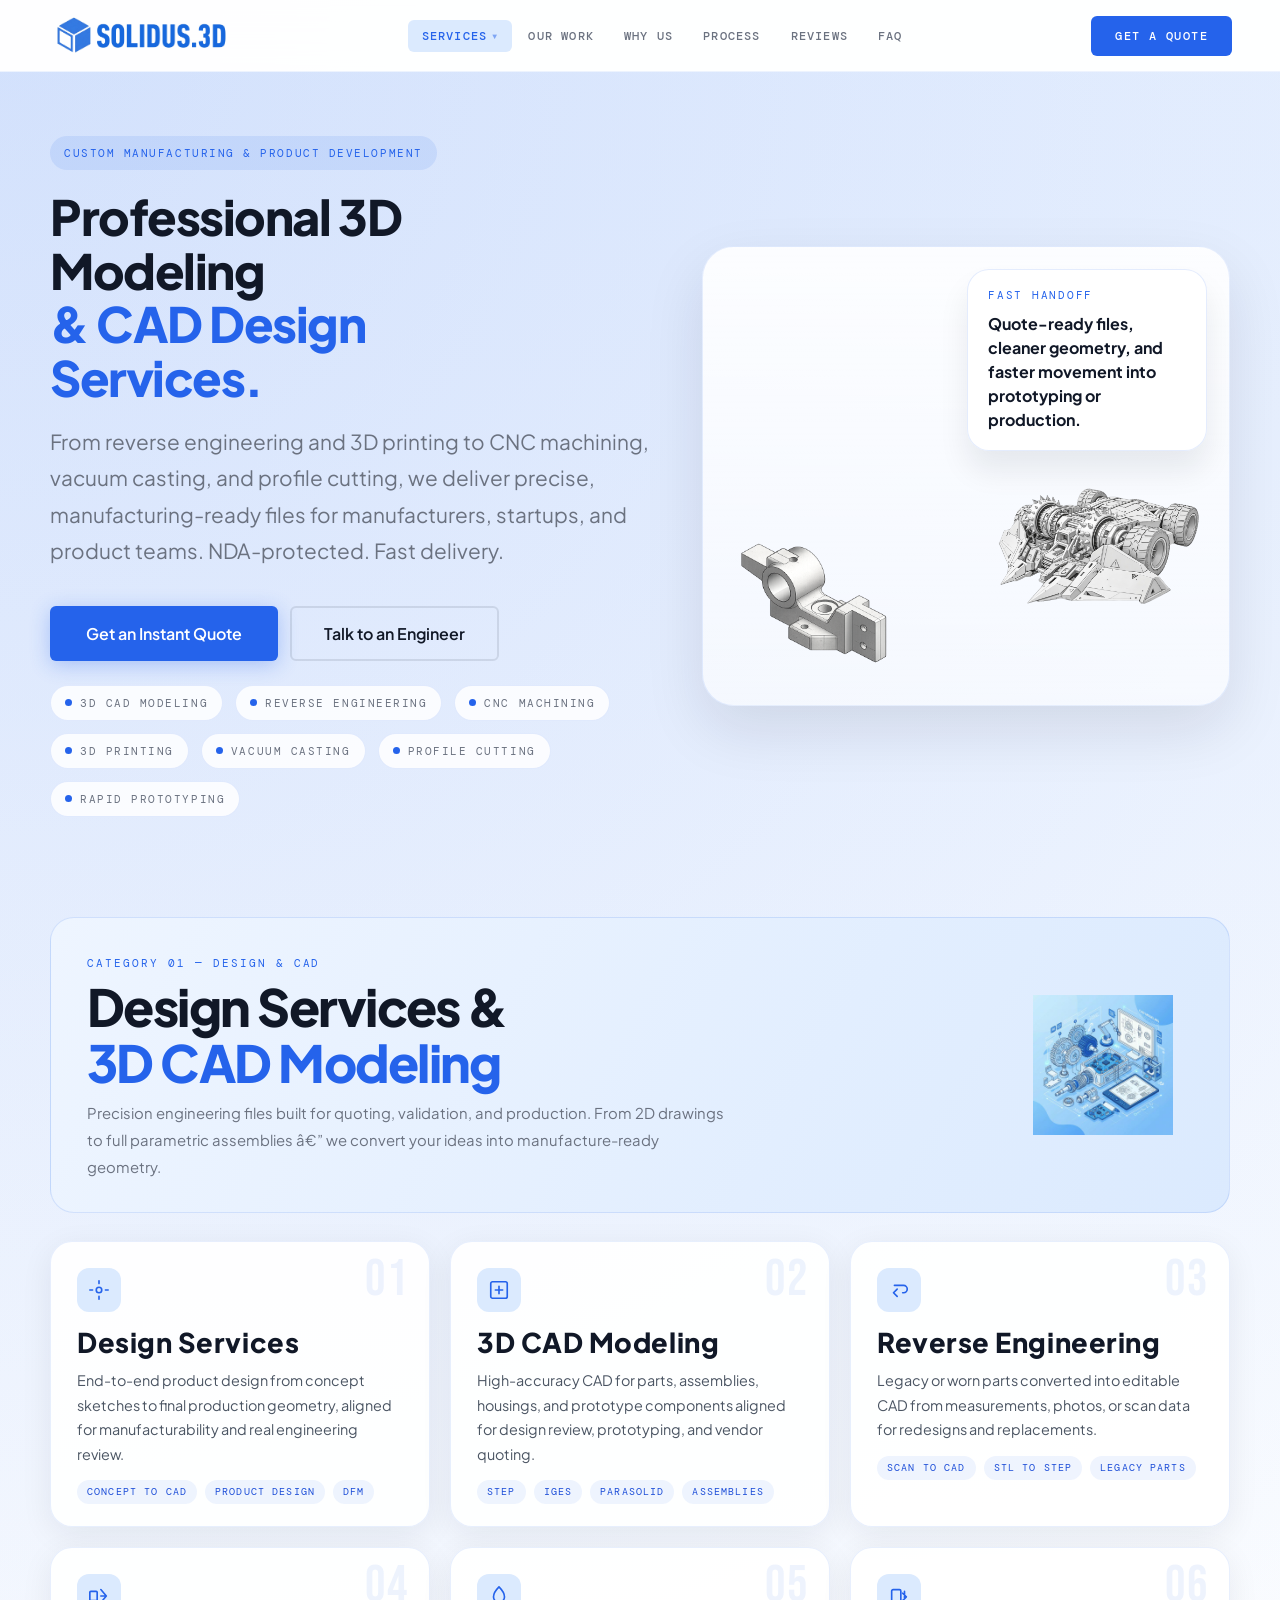
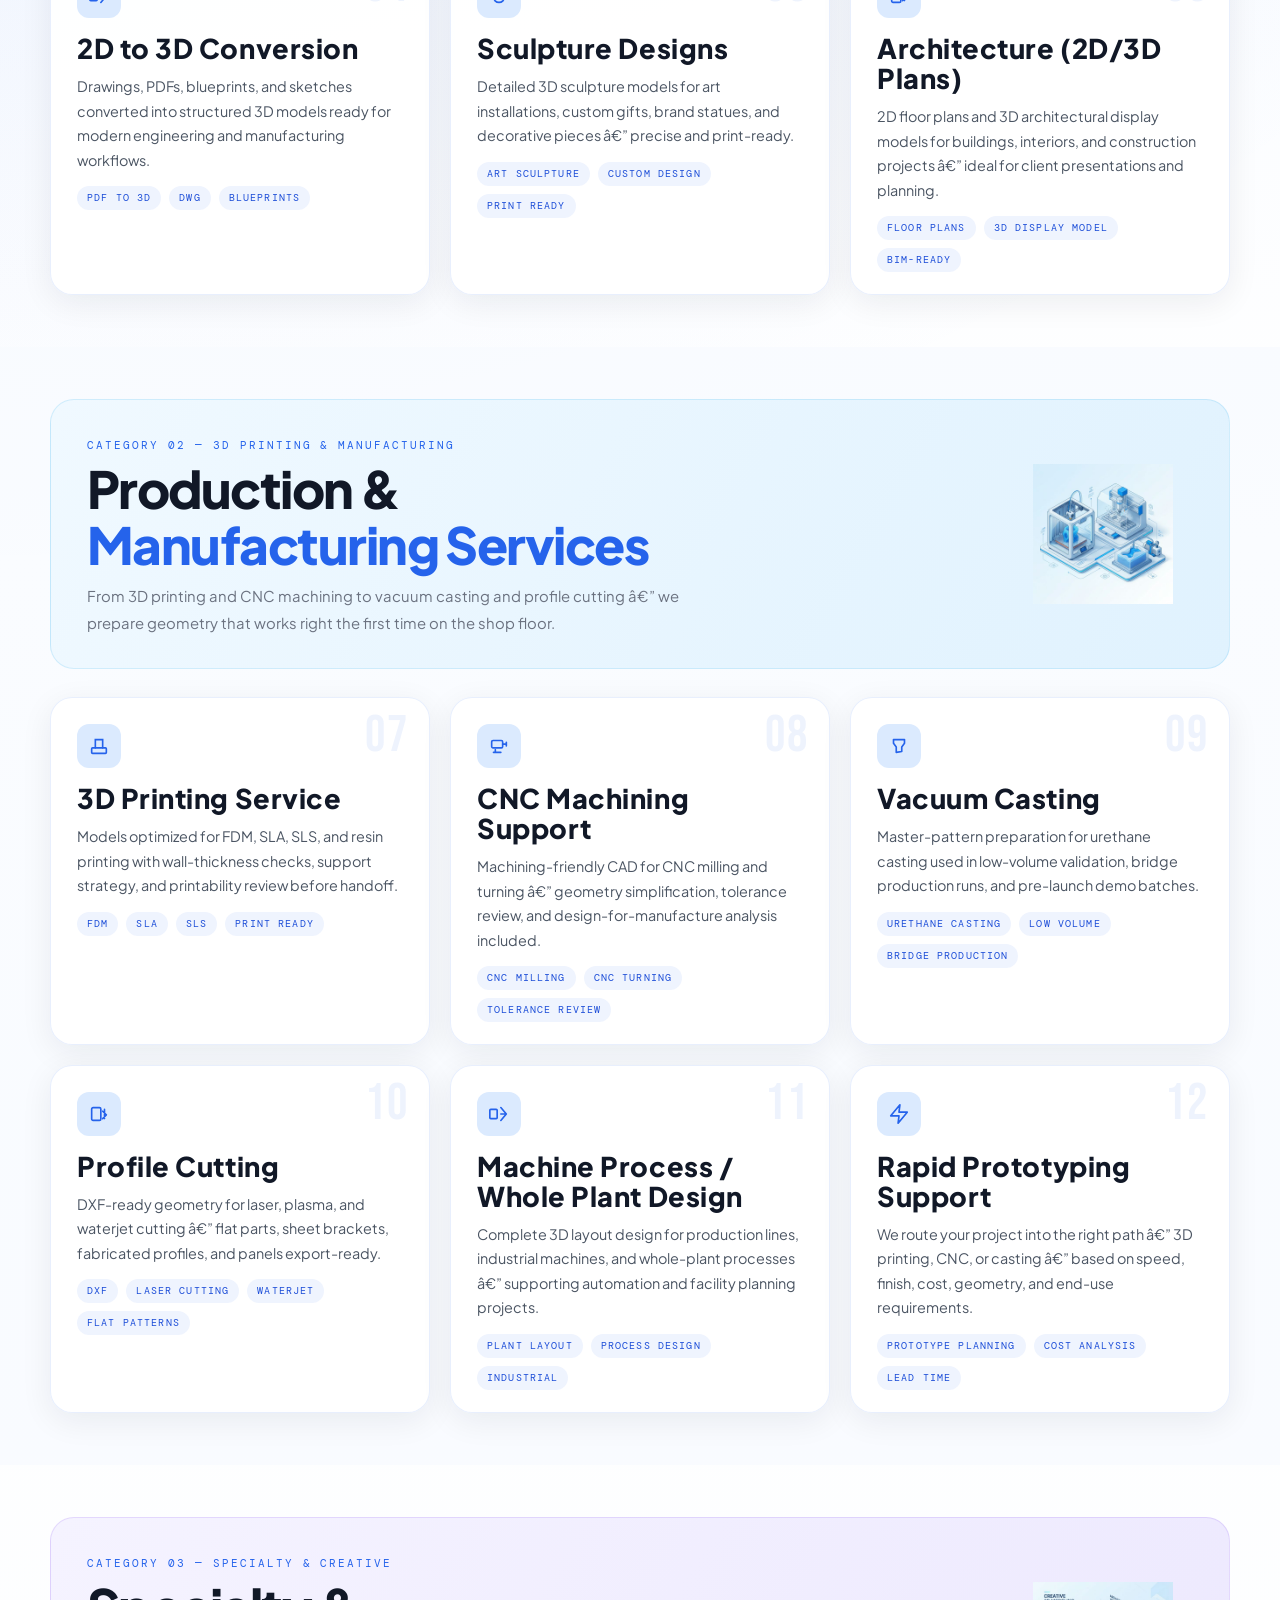
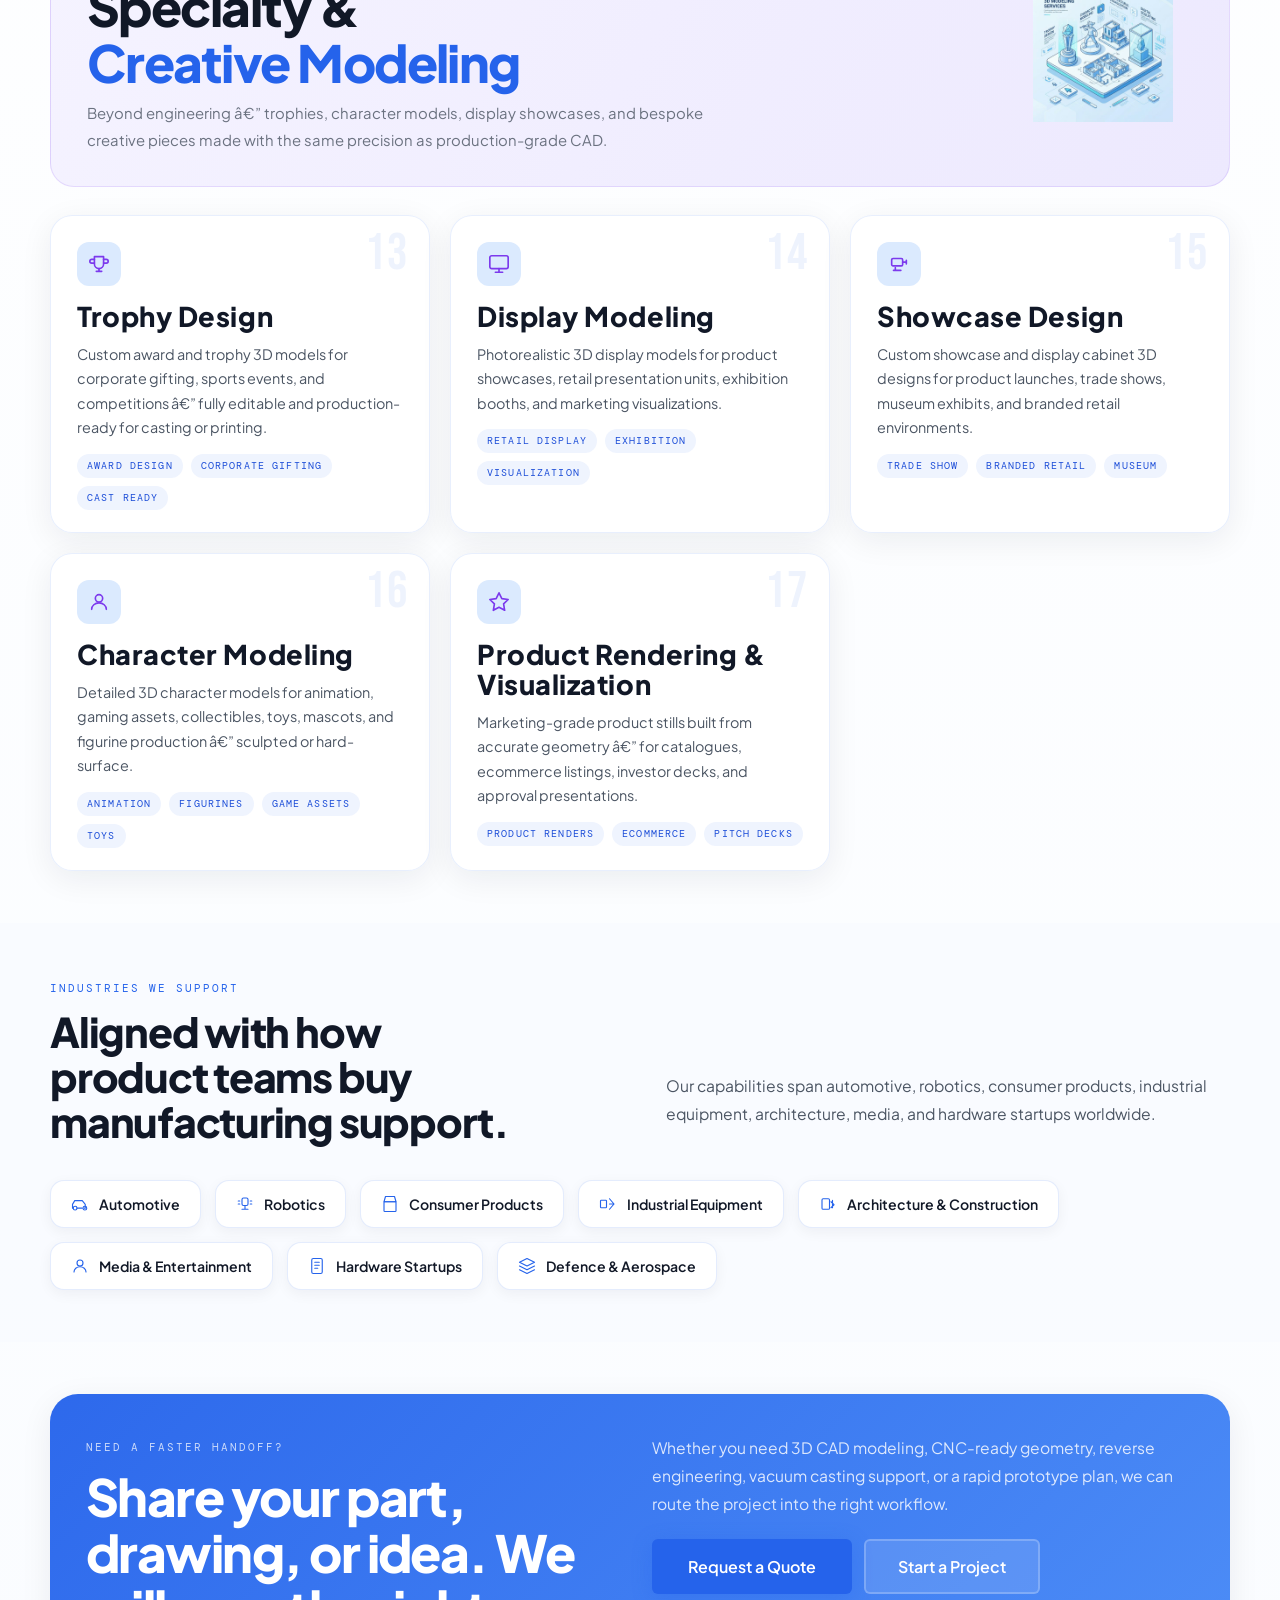
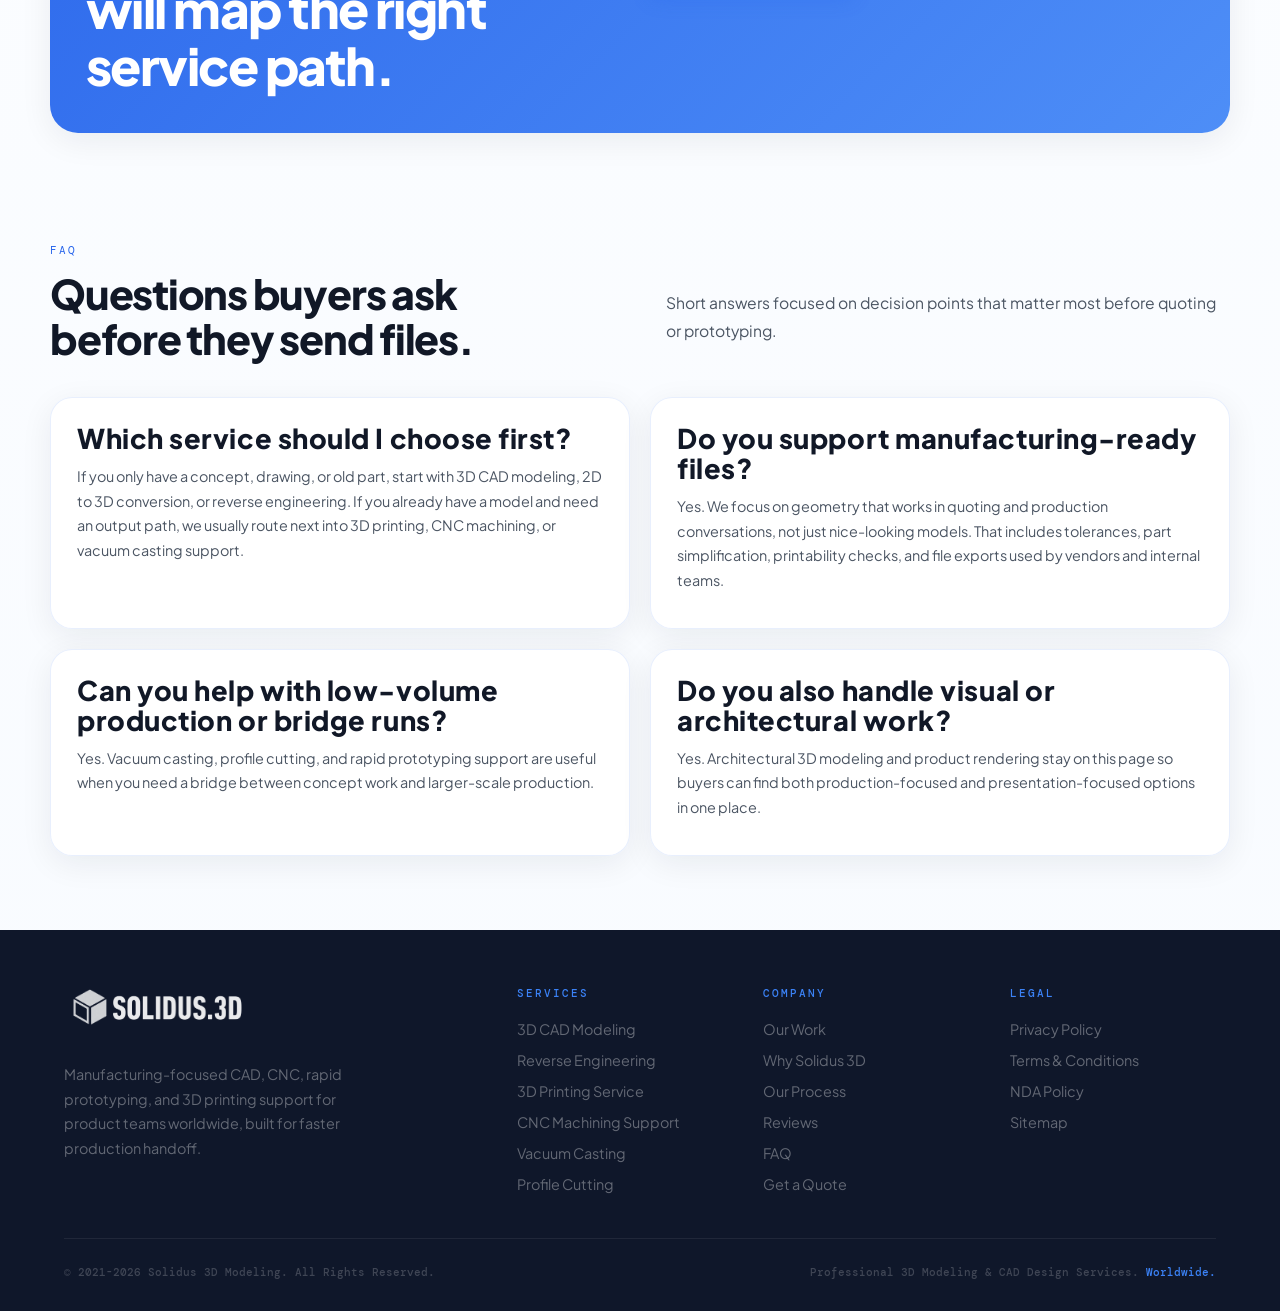
<file: services/index.html>
<!DOCTYPE html>
<html lang="en">
<head>
  <meta charset="UTF-8">
  <meta name="viewport" content="width=device-width,initial-scale=1.0">
  <meta http-equiv="X-UA-Compatible" content="IE=edge">
  <title>3D CAD Modeling, CNC Machining &amp; 3D Printing Services | Solidus.3D</title>
  <meta name="description" content="Solidus.3D offers 3D CAD modeling, reverse engineering, 2D to 3D conversion, 3D printing, CNC machining support, vacuum casting, profile cutting, and rapid prototyping services for product teams worldwide.">
  <meta name="keywords" content="3D CAD modeling services, CNC machining services, 3D printing services, reverse engineering, rapid prototyping, vacuum casting, profile cutting, sheet metal fabrication support">
  <meta name="robots" content="index,follow,max-image-preview:large">
  <link rel="canonical" href="https://solidus3dmodeling.com/services/">
  <link rel="preconnect" href="https://fonts.googleapis.com">
  <link rel="preconnect" href="https://fonts.gstatic.com" crossorigin>
  <link href="https://fonts.googleapis.com/css2?family=Bebas+Neue&family=Plus+Jakarta+Sans:wght@400;500;600;700;800&family=DM+Mono:wght@400;500&display=swap" rel="stylesheet">
  <script type="application/ld+json">
{"@context":"https://schema.org","@type":"ItemList","name":"Solidus.3D Services","itemListElement":[{"@type":"Service","position":1,"name":"3D CAD Modeling"},{"@type":"Service","position":2,"name":"Reverse Engineering"},{"@type":"Service","position":3,"name":"2D to 3D Conversion"},{"@type":"Service","position":4,"name":"3D Printing Service"},{"@type":"Service","position":5,"name":"CNC Machining Support"},{"@type":"Service","position":6,"name":"Vacuum Casting"},{"@type":"Service","position":7,"name":"Profile Cutting"},{"@type":"Service","position":8,"name":"Rapid Prototyping Support"}]}
  </script>
  <style>
    :root{
      --blue:#2563eb;
      --blue2:#3b82f6;
      --blue-dk:#1d4ed8;
      --blue-lt:#dbeafe;
      --ink:#111827;
      --body:#4b5563;
      --mid:#6b7280;
      --line:rgba(17,24,39,.1);
      --white:#fff;
      --panel:rgba(255,255,255,.9);
      --shadow:0 24px 60px rgba(15,23,42,.1);
      --dark:#0f172a;
      --paper:#ffffff;
      --D:'Bebas Neue',sans-serif;
      --B:'Plus Jakarta Sans',system-ui,sans-serif;
      --S:'Plus Jakarta Sans',system-ui,sans-serif;
      --M:'DM Mono',monospace;
      --radius:12px;
      --radius-sm:6px;
      --ease:cubic-bezier(.22,1,.36,1);
    }

    *{box-sizing:border-box}
    html{scroll-behavior:smooth}
    body{
      margin:0;
      padding-top:72px;
      font-family:var(--S);
      color:var(--body);
      background:
        radial-gradient(circle at top left,rgba(37,99,235,.14),transparent 35%),
        linear-gradient(180deg,#eef5ff 0%,#fff 35%,#f8fbff 100%);
    }
    img{max-width:100%;display:block}
    a{color:inherit}
    .wrap{width:min(1180px,calc(100% - 32px));margin:0 auto}

    .mob{
      position:fixed;
      top:72px;
      left:0;
      right:0;
      bottom:0;
      background:var(--white);
      z-index:750;
      display:flex;
      flex-direction:column;
      padding:40px 32px;
      gap:20px;
      transform:translateX(100%);
      transition:transform .35s ease;
    }
    .mob.open{transform:translateX(0)}
    .mob a{
      font-family:var(--D);
      font-size:2.2rem;
      letter-spacing:.04em;
      text-transform:uppercase;
      color:var(--ink);
      text-decoration:none;
    }
    .mob a:hover{color:var(--blue)}

    nav{
      position:fixed;
      top:0;
      left:0;
      right:0;
      z-index:800;
      display:flex;
      align-items:center;
      justify-content:space-between;
      gap:24px;
      padding:0 48px;
      height:72px;
      background:rgba(255,255,255,.97);
      backdrop-filter:blur(20px);
      border-bottom:1px solid rgba(37,99,235,.08);
      transition:box-shadow .3s,background .3s,border-color .3s;
    }
    nav.sc{
      box-shadow:0 4px 32px rgba(37,99,235,.25);
      background:var(--blue);
      border-color:rgba(37,99,235,.4);
    }
    .logo-link{
      text-decoration:none;
      display:flex;
      align-items:center;
      flex-shrink:0;
    }
    .logo-link img{
      display:block;
      height:44px;
      width:auto;
      }
    
    .nl{
      display:flex;
      gap:2px;
      list-style:none;
      margin:0;
      padding:0;
      align-items:center;
    }
    .nl > li{position:relative}
    .nl > li > a{
      font-family:var(--M);
      font-size:12px;
      letter-spacing:.1em;
      text-transform:uppercase;
      color:var(--mid);
      text-decoration:none;
      padding:8px 14px;
      display:flex;
      align-items:center;
      gap:5px;
      border-radius:var(--radius-sm);
      font-weight:500;
      transition:color .2s,background .2s;
    }
    .nl > li > a:hover,
    .nl > li > a.active{
      color:var(--blue);
      background:var(--blue-lt);
    }
    nav.sc .nl > li > a{
      color:rgba(255,255,255,.75);
    }
    nav.sc .nl > li > a:hover,
    nav.sc .nl > li > a.active{
      color:var(--white);
      background:rgba(255,255,255,.15);
    }
    .nav-arr{
      font-size:8px;
      transition:transform .2s;
      opacity:.5;
    }
    .nl > li:hover .nav-arr{transform:rotate(180deg)}
    .dd{
      position:absolute;
      top:calc(100% + 14px);
      left:50%;
      transform:translateX(-50%) translateY(10px);
      background:#fff;
      border:1px solid rgba(17,24,39,.08);
      box-shadow:0 32px 80px rgba(15,23,42,.18), 0 4px 16px rgba(37,99,235,.07);
      width:820px;
      max-width:95vw;
      padding:0;
      opacity:0;
      visibility:hidden;
      transition:opacity .28s cubic-bezier(.4,0,.2,1), transform .28s cubic-bezier(.4,0,.2,1), visibility .28s;
      z-index:700;
      border-radius:18px;
      overflow:hidden;
    }
    .nl > li:hover .dd{
      opacity:1;
      visibility:visible;
      transform:translateX(-50%) translateY(0);
    }
    .dd-inner{
      display:grid;
      grid-template-columns:1fr 1fr 1fr;
      gap:0;
    }
    .dd-col{
      padding:22px 18px 20px;
      border-right:1px solid rgba(17,24,39,.08);
    }
    .dd-col:last-child{border-right:none;}
    .dd-col-head{
      display:flex;
      align-items:center;
      gap:8px;
      padding:0 4px 12px;
      margin-bottom:4px;
      border-bottom:1px solid #dbeafe;
      font-size:9.5px;
      letter-spacing:.2em;
      text-transform:uppercase;
      color:#2563eb;
      font-weight:600;
    }
    .dd-col-head svg{width:14px;height:14px;flex-shrink:0;}
    .dd a{
      display:flex;
      align-items:center;
      gap:10px;
      padding:9px 10px;
      font-size:13.5px;
      color:#111827;
      text-decoration:none;
      transition:background .15s, color .15s, transform .15s, border-color .15s;
      font-weight:500;
      border-radius:10px;
      border:1px solid transparent;
    }
    .dd a:hover{
      background:#dbeafe;
      color:#2563eb;
      border-color:rgba(37,99,235,.14);
      transform:translateX(3px);
    }
    .dd svg{width:16px;height:16px;flex-shrink:0;}
    .dd-footer{
      background: linear-gradient(90deg,#eff6ff 0%,#e0edff 100%);
      border-top:1px solid #dbeafe;
      padding:11px 24px;
      display:flex;
      align-items:center;
      justify-content:space-between;
    }
    .dd-footer a{
      font-size:10.5px;
      letter-spacing:.16em;
      text-transform:uppercase;
      color:#2563eb;
      text-decoration:none;
      display:flex;
      align-items:center;
      gap:6px;
      font-weight:600;
      transition:gap .15s,opacity .15s;
    }
    .dd-footer a:hover{gap:10px;opacity:.85;}
    .dd-footer span{font-size:11px;color:#6b7280;font-weight:400;letter-spacing:0;text-transform:none;}
    .dd-div{
      height:1px;
      background:rgba(17,24,39,.08);
      margin:5px 0;
    }
    .nbtn{
      background:var(--blue);
      color:var(--white);
      font-family:var(--M);
      font-size:12px;
      letter-spacing:.12em;
      text-transform:uppercase;
      padding:12px 24px;
      border:none;
      cursor:pointer;
      text-decoration:none;
      border-radius:var(--radius-sm);
      font-weight:500;
      display:inline-block;
      transition:background .2s,transform .15s,color .2s;
    }
    .nbtn:hover{
      background:var(--blue-dk);
      color:var(--white);
      transform:translateY(-1px);
    }
    nav.sc .nbtn{
      background:var(--white);
      color:var(--blue);
    }
    .ham{
      display:none;
      flex-direction:column;
      gap:5px;
      background:none;
      border:none;
      cursor:pointer;
      padding:4px;
    }
    .ham span{
      display:block;
      width:24px;
      height:2px;
      background:var(--ink);
      transition:all .3s;
    }
    nav.sc .ham span{background:var(--white)}

    .hero{padding:64px 0 48px}
    .hero-grid{display:grid;grid-template-columns:1.08fr .92fr;gap:32px;align-items:center}
    .eyebrow,.chip{display:inline-flex;align-items:center;gap:8px;padding:10px 14px;border-radius:999px;font-family:var(--M);font-size:11px;letter-spacing:.14em;text-transform:uppercase}
    .eyebrow{background:rgba(37,99,235,.1);color:var(--blue);margin-bottom:20px}
    .chip{background:rgba(255,255,255,.84);border:1px solid rgba(37,99,235,.12);color:var(--mid)}
    .chip:before{content:"";width:7px;height:7px;border-radius:50%;background:var(--blue)}
    /* --- Typography aligned with index.html --- */
    h1,h2,h3,h4{
      margin:0;
      color:var(--ink);
      line-height:1.1;
      font-family:var(--B);
      font-weight:800;
      letter-spacing:-.03em;
    }
    h1{font-size:clamp(2rem,3.8vw,3.8rem);max-width:13ch;margin-bottom:20px}
    h1 span{color:var(--blue)}
    h2{font-size:clamp(1.9rem,3.2vw,3rem);max-width:16ch}
    h2 span{color:var(--blue)}
    h3{font-size:clamp(1.35rem,2vw,1.85rem)}
    h4{font-size:1.1rem;font-weight:700}
    p{font-family:var(--B);line-height:1.8;font-size:.98rem}
    .hero p{
      font-size:clamp(1.05rem,1.8vw,1.3rem);
      max-width:600px;
      margin:0 0 36px;
      color:var(--mid);
      font-weight:400;
      line-height:1.75;
      font-family:var(--B);
    }
    .actions,.chips,.tags{display:flex;flex-wrap:wrap;gap:12px}
    .actions{margin-top:28px}
    .hero .actions{margin-top:0}
    .btn1,.btn2{
      display:inline-flex;
      align-items:center;
      justify-content:center;
      text-decoration:none;
      transition:transform .2s var(--ease),box-shadow .2s,background .2s,color .2s,border-color .2s;
      font-family:var(--B);
      font-size:16px;
      font-weight:600;
    }
    .btn1{
      padding:16px 36px;
      border-radius:var(--radius-sm);
      background:var(--blue);
      color:#fff;
      box-shadow:0 4px 20px rgba(37,99,235,.3);
    }
    .btn1:hover{
      transform:translateY(-2px);
      box-shadow:0 24px 40px rgba(37,99,235,.3);
      background:var(--blue-dk);
      color:#fff;
    }
    .btn2{
      padding:15px 32px;
      border-radius:var(--radius-sm);
      background:transparent;
      border:2px solid var(--line);
      color:var(--ink);
    }
    .btn2:hover{
      transform:translateY(-2px);
      border-color:var(--blue);
      color:var(--blue);
      background:var(--blue-lt);
    }
    .chips{margin-top:24px}
    .visual{position:relative;min-height:460px;border-radius:32px;background:linear-gradient(180deg,rgba(255,255,255,.9),rgba(255,255,255,.62));border:1px solid rgba(37,99,235,.1);box-shadow:var(--shadow);overflow:hidden}
    .part-l,.part-r{position:absolute;width:min(48%,300px)}
    .part-l{left:-14px;bottom:18px}
    .part-r{right:-14px;bottom:34px}
    .visual-card{position:absolute;right:22px;top:22px;max-width:240px;padding:18px 20px;border-radius:22px;background:rgba(255,255,255,.94);border:1px solid rgba(37,99,235,.12);box-shadow:0 20px 30px rgba(15,23,42,.08)}
    .visual-card span{display:block;font-family:var(--M);font-size:11px;letter-spacing:.16em;text-transform:uppercase;color:var(--blue);margin-bottom:10px}
    .visual-card strong{color:var(--ink);line-height:1.5;font-family:var(--B)}

    /* --- Section & layout --- */
    section{padding:52px 0}
    .sec-alt{background:rgba(248,251,255,.7)}
    .head{display:grid;grid-template-columns:1fr .95fr;gap:22px;align-items:end;margin-bottom:36px}
    .k{display:inline-block;font-family:var(--M);font-size:11px;letter-spacing:.18em;text-transform:uppercase;color:var(--blue);margin-bottom:14px}
    .grid3,.grid2,.grid4,.faq{display:grid;gap:20px}
    .grid3{grid-template-columns:repeat(3,minmax(0,1fr))}
    .grid2{grid-template-columns:repeat(2,minmax(0,1fr))}
    .grid4{grid-template-columns:repeat(4,minmax(0,1fr))}

    /* --- Category banner (full-width heading row) --- */
    .cat-banner{
      display:grid;
      grid-template-columns:1fr auto;
      align-items:center;
      gap:24px;
      padding:32px 36px;
      border-radius:24px;
      margin-bottom:28px;
      position:relative;
      overflow:hidden;
    }
    .cat-banner.cb1{background:linear-gradient(120deg,#eef5ff 0%,#dbeafe 100%);border:1px solid rgba(37,99,235,.14)}
    .cat-banner.cb2{background:linear-gradient(120deg,#f0f9ff 0%,#e0f2fe 100%);border:1px solid rgba(14,165,233,.14)}
    .cat-banner.cb3{background:linear-gradient(120deg,#f5f3ff 0%,#ede9fe 100%);border:1px solid rgba(124,58,237,.14)}
    .cat-banner-img{
      width:180px;
      height:140px;
      object-fit:contain;
      border-radius:14px;
      flex-shrink:0;
    }
    .cat-banner .k{margin-bottom:8px}
    .cat-banner h2{font-size:clamp(2rem,4vw,3.4rem);max-width:none;margin-bottom:10px}
    .cat-banner p{font-size:.93rem;color:var(--mid);max-width:58ch;margin:0}

    /* --- Service item cards --- */
    .card,.band{background:rgba(255,255,255,.92);border:1px solid rgba(37,99,235,.1);border-radius:22px;box-shadow:0 8px 32px rgba(15,23,42,.07)}
    .card{padding:26px 26px 22px;position:relative;overflow:hidden;transition:transform .2s var(--ease),box-shadow .2s}
    .card:hover{transform:translateY(-4px);box-shadow:0 20px 50px rgba(37,99,235,.13)}
    .card[data-no]:before{content:attr(data-no);position:absolute;right:20px;top:12px;font-family:var(--D);font-size:3.2rem;letter-spacing:.04em;color:rgba(37,99,235,.08);line-height:1}
    .svc-icon{width:44px;height:44px;border-radius:12px;background:var(--blue-lt);display:flex;align-items:center;justify-content:center;margin-bottom:16px}
    .svc-icon svg{width:22px;height:22px}
    .card h3{font-size:1.7rem;letter-spacing:.02em;margin-bottom:10px;color:var(--ink)}
    .card p{font-size:.9rem;color:var(--body);line-height:1.7;margin:0 0 14px}
    .tags{display:flex;flex-wrap:wrap;gap:8px;margin-top:auto}
    .tag{padding:6px 10px;border-radius:999px;background:rgba(37,99,235,.07);color:var(--blue-dk);font-family:var(--M);font-size:9.5px;letter-spacing:.12em;text-transform:uppercase}

    /* --- CTA band --- */
    .band{padding:40px 36px;display:grid;grid-template-columns:1fr 1fr;gap:24px;background:linear-gradient(135deg,rgba(37,99,235,.96),rgba(59,130,246,.9));color:#fff;border:none;border-radius:28px}
    .band h2{color:#fff;max-width:18ch;font-size:clamp(2rem,4vw,3.2rem)}
    .band p{color:rgba(255,255,255,.82);margin:0 0 20px;font-family:var(--B)}
    .band .btn2{background:rgba(255,255,255,.12);border-color:rgba(255,255,255,.22);color:#fff}

    /* --- Industry pills --- */
    .ind-grid{display:flex;flex-wrap:wrap;gap:14px}
    .ind-pill{
      display:flex;align-items:center;gap:10px;
      padding:14px 20px;
      background:#fff;
      border:1px solid rgba(37,99,235,.12);
      border-radius:14px;
      font-family:var(--B);
      font-size:.88rem;
      font-weight:600;
      color:var(--ink);
      box-shadow:0 4px 14px rgba(15,23,42,.05);
      transition:background .15s,transform .15s;
    }
    .ind-pill:hover{background:var(--blue-lt);transform:translateY(-2px)}
    .ind-pill svg{width:18px;height:18px;flex-shrink:0}

    footer{background:var(--dark);padding:56px 48px 28px;position:relative;z-index:1;margin-top:22px}
    .fti{max-width:1200px;margin:0 auto;padding:0 16px}
    .ftt{
      display:grid;
      grid-template-columns:2fr 1fr 1fr 1fr;
      gap:40px;
      padding-bottom:44px;
      border-bottom:1px solid rgba(255,255,255,.07);
      min-width:0;
      overflow:hidden;
    }
    .fbp{
      font-size:.9rem;
      color:rgba(255,255,255,.35);
      font-weight:400;
      line-height:1.7;
      max-width:320px;
      margin-top:14px;
    }
    .fc5 h5{
      font-family:var(--M);
      font-size:11px;
      letter-spacing:.18em;
      text-transform:uppercase;
      color:var(--blue2);
      margin:0 0 18px;
      font-weight:500;
    }
    .fc5 ul{
      list-style:none;
      display:flex;
      flex-direction:column;
      gap:10px;
      margin:0;
      padding:0;
    }
    .fc5 a,
    footer a{
      font-size:.9rem;
      color:rgba(255,255,255,.35);
      text-decoration:none;
      transition:color .2s;
      font-weight:400;
      display:inline-block;
    }
    .fc5 a:hover,
    footer a:hover{color:var(--white)}
    .ftb{
      display:flex;
      justify-content:space-between;
      align-items:center;
      padding-top:24px;
      flex-wrap:wrap;
      gap:12px;
    }
    .ftb p{
      margin:0;
      font-family:var(--M);
      font-size:11px;
      color:rgba(255,255,255,.2);
      font-weight:500;
    }


    @media (max-width:1100px){
      nav{padding:0 24px}
      .nl,.nbtn{display:none}
      .ham{display:flex}
      .hero-grid,.head,.band,.ftt{grid-template-columns:1fr}
      .grid3,.grid4{grid-template-columns:repeat(2,minmax(0,1fr))}
      footer{padding:40px 24px 24px}
    }
    @media (max-width:760px){
      .grid2,.grid3,.grid4,.faq{grid-template-columns:1fr}
      .visual{min-height:360px}
      .part-l,.part-r{width:52%}
      .ftb{flex-direction:column;text-align:center}
    }
  </style>
</head>
<body>
  <div class="mob" id="mob">
    <a href="./index.html" onclick="cn()">Services</a>
    <a href="../index.html#portfolio" onclick="cn()">Our Work</a>
    <a href="../index.html#why" onclick="cn()">Why Us</a>
    <a href="../index.html#process" onclick="cn()">Process</a>
    <a href="../index.html#testi" onclick="cn()">Reviews</a>
    <a href="../index.html#faq" onclick="cn()">FAQ</a>
    <a href="../index.html#contact" class="nbtn" style="margin-top:8px;text-align:center" onclick="cn()">Get a Quote</a>
  </div>

  <nav id="nav" role="navigation" aria-label="Main navigation">
    <a href="../index.html" class="logo-link" aria-label="Solidus 3D Modeling Home">
      <img id="logo-default" src="../assets/images/logo-solidus-main.png" alt="Solidus 3D Modeling" height="44" style="display:block;width:auto">
      <img id="logo-scrolled" src="../assets/images/logo-solidus-light.png" alt="Solidus 3D Modeling" height="44" style="display:none;width:auto">
    </a>
    <ul class="nl" role="list">
      <li>
        <a class="active" href="./index.html">Services <span class="nav-arr">&#9660;</span></a>
        <div class="dd" role="menu">
          <div class="dd-inner">
            <!-- Col 1: Design & CAD -->
            <div class="dd-col">
              <div class="dd-col-head">
                <svg viewBox="0 0 24 24" fill="none"><path d="M12 2L2 7l10 5 10-5-10-5zM2 17l10 5 10-5M2 12l10 5 10-5" stroke="#2563eb" stroke-width="1.6" stroke-linecap="round" stroke-linejoin="round"/></svg>
                Design &amp; CAD
              </div>
              <a href="#cad-modeling"><svg viewBox="0 0 24 24" fill="none"><circle cx="12" cy="12" r="3" stroke="#2563eb" stroke-width="1.5"/><path d="M12 2v3M12 19v3M2 12h3M19 12h3M4.93 4.93l2.12 2.12M16.95 16.95l2.12 2.12M4.93 19.07l2.12-2.12M16.95 7.05l2.12-2.12" stroke="#2563eb" stroke-width="1.5" stroke-linecap="round"/></svg>Design Services</a>
              <a href="#cad-modeling"><svg viewBox="0 0 24 24" fill="none"><rect x="3" y="3" width="18" height="18" rx="2" stroke="#2563eb" stroke-width="1.5"/><path d="M8 12h8M12 8v8" stroke="#2563eb" stroke-width="1.5" stroke-linecap="round"/></svg>3D CAD Modeling</a>
              <a href="#reverse-engineering"><svg viewBox="0 0 24 24" fill="none"><path d="M7 7h10a4 4 0 010 8h-1" stroke="#2563eb" stroke-width="1.5" stroke-linecap="round"/><path d="M10 19l-4-4 4-4" stroke="#2563eb" stroke-width="1.5" stroke-linecap="round" stroke-linejoin="round"/><circle cx="17" cy="7" r="3" stroke="#2563eb" stroke-width="1.5"/></svg>Reverse Engineering</a>
              <a href="#2d-to-3d-conversion"><svg viewBox="0 0 24 24" fill="none"><rect x="2" y="7" width="8" height="10" rx="1" stroke="#2563eb" stroke-width="1.5"/><path d="M14 5l6 7-6 7M14 12h6" stroke="#2563eb" stroke-width="1.5" stroke-linecap="round" stroke-linejoin="round"/></svg>2D to 3D Conversion</a>
              <a href="#sculpture"><svg viewBox="0 0 24 24" fill="none"><path d="M12 2C9 5 6 9 6 13a6 6 0 0012 0c0-4-3-8-6-11z" stroke="#2563eb" stroke-width="1.5" stroke-linejoin="round"/></svg>Sculpture Designs</a>
              <a href="#architecture"><svg viewBox="0 0 24 24" fill="none"><rect x="4" y="5" width="10" height="14" rx="1.5" stroke="#2563eb" stroke-width="1.5"/><path d="M18 7v10M16 9l4 4-4 4" stroke="#2563eb" stroke-width="1.5" stroke-linecap="round" stroke-linejoin="round"/></svg>Architecture (2D/3D Plans)</a>
            </div>
            <!-- Col 2: 3D Printing & Mfg -->
            <div class="dd-col">
              <div class="dd-col-head">
                <svg viewBox="0 0 24 24" fill="none"><rect x="4" y="14" width="16" height="6" rx="1" stroke="#2563eb" stroke-width="1.5"/><path d="M8 14V5h8v9" stroke="#2563eb" stroke-width="1.5" stroke-linecap="round"/></svg>
                3D Printing &amp; Manufacturing
              </div>
              <a href="#3d-printing-service"><svg viewBox="0 0 24 24" fill="none"><rect x="4" y="14" width="16" height="6" rx="1" stroke="#2563eb" stroke-width="1.5"/><path d="M8 14V5h8v9" stroke="#2563eb" stroke-width="1.5" stroke-linecap="round"/><circle cx="17" cy="17" r="1.5" fill="#2563eb" opacity=".7"/></svg>3D Printing Service</a>
              <a href="#cnc-machining-support"><svg viewBox="0 0 24 24" fill="none"><rect x="4" y="6" width="12" height="8" rx="1.5" stroke="#2563eb" stroke-width="1.5"/><path d="M16 10h4M20 8v4M8 16v3M6 19h8" stroke="#2563eb" stroke-width="1.5" stroke-linecap="round"/></svg>CNC Machining Support</a>
              <a href="#vacuum-casting"><svg viewBox="0 0 24 24" fill="none"><path d="M6 5h12v4l-3 4v5l-6 1v-6L6 9V5z" stroke="#2563eb" stroke-width="1.5" stroke-linejoin="round"/></svg>Vacuum Casting</a>
              <a href="#profile-cutting"><svg viewBox="0 0 24 24" fill="none"><rect x="4" y="5" width="10" height="14" rx="1.5" stroke="#2563eb" stroke-width="1.5"/><path d="M18 7v10M16 9l4 4-4 4" stroke="#2563eb" stroke-width="1.5" stroke-linecap="round" stroke-linejoin="round"/></svg>Profile Cutting</a>
              <a href="#machine"><svg viewBox="0 0 24 24" fill="none"><rect x="2" y="7" width="8" height="10" rx="1" stroke="#2563eb" stroke-width="1.5"/><path d="M14 5l6 7-6 7M14 12h6" stroke="#2563eb" stroke-width="1.5" stroke-linecap="round" stroke-linejoin="round"/></svg>Machine Process / Plant Design</a>
            </div>
            <!-- Col 3: Specialty -->
            <div class="dd-col">
              <div class="dd-col-head">
                <svg viewBox="0 0 24 24" fill="none"><path d="M12 2l3.09 6.26L22 9.27l-5 4.87 1.18 6.88L12 17.77l-6.18 3.25L7 14.14 2 9.27l6.91-1.01L12 2z" stroke="#2563eb" stroke-width="1.5" stroke-linejoin="round"/></svg>
                Specialty &amp; Creative
              </div>
              <a href="#trophy"><svg viewBox="0 0 24 24" fill="none"><path d="M7 4h10v8a5 5 0 01-10 0V4z" stroke="#2563eb" stroke-width="1.5" stroke-linejoin="round"/><path d="M7 7H4a2 2 0 000 4h3M17 7h3a2 2 0 010 4h-3M12 17v3M9 20h6" stroke="#2563eb" stroke-width="1.5" stroke-linecap="round"/></svg>Trophy Design</a>
              <a href="#display"><svg viewBox="0 0 24 24" fill="none"><rect x="2" y="3" width="20" height="14" rx="2" stroke="#2563eb" stroke-width="1.5"/><path d="M8 21h8M12 17v4" stroke="#2563eb" stroke-width="1.5" stroke-linecap="round"/></svg>Display Modeling</a>
              <a href="#showcase"><svg viewBox="0 0 24 24" fill="none"><rect x="4" y="6" width="12" height="8" rx="1.5" stroke="#2563eb" stroke-width="1.5"/><path d="M16 10h4M20 8v4M8 16v3M6 19h8" stroke="#2563eb" stroke-width="1.5" stroke-linecap="round"/></svg>Showcase Design</a>
              <a href="#character"><svg viewBox="0 0 24 24" fill="none"><circle cx="12" cy="8" r="4" stroke="#2563eb" stroke-width="1.5"/><path d="M4 20c0-4 3.58-7 8-7s8 3 8 7" stroke="#2563eb" stroke-width="1.5" stroke-linecap="round"/></svg>Character Modeling</a>
            </div>
          </div><!-- /.dd-inner -->
          <div class="dd-footer">
            <a href="./index.html">Browse All Services &rarr;</a>
            <span>Trusted by 200+ global clients</span>
          </div>
        </div>
      </li>
      <li><a href="../index.html#portfolio">Our Work</a></li>
      <li><a href="../index.html#why">Why Us</a></li>
      <li><a href="../index.html#process">Process</a></li>
      <li><a href="../index.html#testi">Reviews</a></li>
      <li><a href="../index.html#faq">FAQ</a></li>
    </ul>
    <a href="../index.html#contact" class="nbtn">Get a Quote</a>
    <button class="ham" id="hbtn" aria-label="Open menu" aria-expanded="false">
      <span></span><span></span><span></span>
    </button>
  </nav>

  <header class="hero">
    <div class="wrap hero-grid">
      <div>
        <div class="eyebrow">Custom Manufacturing &amp; Product Development</div>
        <h1>Professional 3D Modeling<br><span>&amp; CAD Design Services.</span></h1>
        <p>From reverse engineering and 3D printing to CNC machining, vacuum casting, and profile cutting, we deliver precise, manufacturing-ready files for manufacturers, startups, and product teams. NDA-protected. Fast delivery.</p>
        <div class="actions">
          <a class="btn1" href="../login.php">Get an Instant Quote</a>
          <a class="btn2" href="../index.html#contact">Talk to an Engineer</a>
        </div>
        <div class="chips">
          <span class="chip">3D CAD Modeling</span><span class="chip">Reverse Engineering</span><span class="chip">CNC Machining</span><span class="chip">3D Printing</span><span class="chip">Vacuum Casting</span><span class="chip">Profile Cutting</span><span class="chip">Rapid Prototyping</span>
        </div>
      </div>
      <div class="visual" aria-hidden="true">
        <div class="visual-card"><span>Fast Handoff</span><strong>Quote-ready files, cleaner geometry, and faster movement into prototyping or production.</strong></div>
        <img class="part-l" src="../assets/images/hero/hero1.png" alt="">
        <img class="part-r" src="../assets/images/hero/hero3.png" alt="">
      </div>
    </div>
  </header>

  <main>

    <!-- â•â•â•â•â•â•â•â•â•â•â•â•â•â•â•â•â•â•â•â•â•â•â•â•â•â•â•â•â•â•â•â•â•â•â•â•â•â•â•â•â•â•â•â•â•â•â•â•â•â•â•â•â•â•
         CATEGORY 1 â€” DESIGN & CAD
    â•â•â•â•â•â•â•â•â•â•â•â•â•â•â•â•â•â•â•â•â•â•â•â•â•â•â•â•â•â•â•â•â•â•â•â•â•â•â•â•â•â•â•â•â•â•â•â•â•â•â•â•â•â• -->
    <section id="cad-services">
      <div class="wrap">

        <!-- Category Banner -->
        <div class="cat-banner cb1">
          <div>
            <span class="k">Category 01 &mdash; Design &amp; CAD</span>
            <h2>Design Services &amp;<br><span>3D CAD Modeling</span></h2>
            <p>Precision engineering files built for quoting, validation, and production. From 2D drawings to full parametric assemblies â€” we convert your ideas into manufacture-ready geometry.</p>
          </div>
          <img class="cat-banner-img" src="../assets/images/svc_cad_design.png" alt="CAD & Design Services">
        </div>

        <!-- Service Cards -->
        <div class="grid3">

          <article class="card" id="design-services" data-no="01">
            <div class="svc-icon"><svg viewBox="0 0 24 24" fill="none"><circle cx="12" cy="12" r="3" stroke="#2563eb" stroke-width="1.8"/><path d="M12 2v3M12 19v3M2 12h3M19 12h3" stroke="#2563eb" stroke-width="1.8" stroke-linecap="round"/></svg></div>
            <h3>Design Services</h3>
            <p>End-to-end product design from concept sketches to final production geometry, aligned for manufacturability and real engineering review.</p>
            <div class="tags"><span class="tag">Concept to CAD</span><span class="tag">Product Design</span><span class="tag">DFM</span></div>
          </article>

          <article class="card" id="cad-modeling" data-no="02">
            <div class="svc-icon"><svg viewBox="0 0 24 24" fill="none"><rect x="3" y="3" width="18" height="18" rx="2" stroke="#2563eb" stroke-width="1.8"/><path d="M8 12h8M12 8v8" stroke="#2563eb" stroke-width="1.8" stroke-linecap="round"/></svg></div>
            <h3>3D CAD Modeling</h3>
            <p>High-accuracy CAD for parts, assemblies, housings, and prototype components aligned for design review, prototyping, and vendor quoting.</p>
            <div class="tags"><span class="tag">STEP</span><span class="tag">IGES</span><span class="tag">Parasolid</span><span class="tag">Assemblies</span></div>
          </article>

          <article class="card" id="reverse-engineering" data-no="03">
            <div class="svc-icon"><svg viewBox="0 0 24 24" fill="none"><path d="M7 7h10a4 4 0 010 8h-1" stroke="#2563eb" stroke-width="1.8" stroke-linecap="round"/><path d="M10 19l-4-4 4-4" stroke="#2563eb" stroke-width="1.8" stroke-linecap="round" stroke-linejoin="round"/></svg></div>
            <h3>Reverse Engineering</h3>
            <p>Legacy or worn parts converted into editable CAD from measurements, photos, or scan data for redesigns and replacements.</p>
            <div class="tags"><span class="tag">Scan to CAD</span><span class="tag">STL to STEP</span><span class="tag">Legacy Parts</span></div>
          </article>

          <article class="card" id="2d-to-3d-conversion" data-no="04">
            <div class="svc-icon"><svg viewBox="0 0 24 24" fill="none"><rect x="2" y="7" width="8" height="10" rx="1" stroke="#2563eb" stroke-width="1.8"/><path d="M14 5l6 7-6 7M14 12h6" stroke="#2563eb" stroke-width="1.8" stroke-linecap="round" stroke-linejoin="round"/></svg></div>
            <h3>2D to 3D Conversion</h3>
            <p>Drawings, PDFs, blueprints, and sketches converted into structured 3D models ready for modern engineering and manufacturing workflows.</p>
            <div class="tags"><span class="tag">PDF to 3D</span><span class="tag">DWG</span><span class="tag">Blueprints</span></div>
          </article>

          <article class="card" id="sculpture" data-no="05">
            <div class="svc-icon"><svg viewBox="0 0 24 24" fill="none"><path d="M12 2C9 5 6 9 6 13a6 6 0 0012 0c0-4-3-8-6-11z" stroke="#2563eb" stroke-width="1.8" stroke-linejoin="round"/></svg></div>
            <h3>Sculpture Designs</h3>
            <p>Detailed 3D sculpture models for art installations, custom gifts, brand statues, and decorative pieces â€” precise and print-ready.</p>
            <div class="tags"><span class="tag">Art Sculpture</span><span class="tag">Custom Design</span><span class="tag">Print Ready</span></div>
          </article>

          <article class="card" id="architecture" data-no="06">
            <div class="svc-icon"><svg viewBox="0 0 24 24" fill="none"><rect x="4" y="5" width="10" height="14" rx="1.5" stroke="#2563eb" stroke-width="1.8"/><path d="M18 7v10M16 9l4 4-4 4" stroke="#2563eb" stroke-width="1.8" stroke-linecap="round" stroke-linejoin="round"/></svg></div>
            <h3>Architecture (2D/3D Plans)</h3>
            <p>2D floor plans and 3D architectural display models for buildings, interiors, and construction projects â€” ideal for client presentations and planning.</p>
            <div class="tags"><span class="tag">Floor Plans</span><span class="tag">3D Display Model</span><span class="tag">BIM-ready</span></div>
          </article>

        </div>
      </div>
    </section>

    <!-- â•â•â•â•â•â•â•â•â•â•â•â•â•â•â•â•â•â•â•â•â•â•â•â•â•â•â•â•â•â•â•â•â•â•â•â•â•â•â•â•â•â•â•â•â•â•â•â•â•â•â•â•â•â•
         CATEGORY 2 â€” 3D PRINTING & MANUFACTURING
    â•â•â•â•â•â•â•â•â•â•â•â•â•â•â•â•â•â•â•â•â•â•â•â•â•â•â•â•â•â•â•â•â•â•â•â•â•â•â•â•â•â•â•â•â•â•â•â•â•â•â•â•â•â• -->
    <section id="manufacturing-services" class="sec-alt">
      <div class="wrap">

        <div class="cat-banner cb2">
          <div>
            <span class="k">Category 02 &mdash; 3D Printing &amp; Manufacturing</span>
            <h2>Production &amp;<br><span>Manufacturing Services</span></h2>
            <p>From 3D printing and CNC machining to vacuum casting and profile cutting â€” we prepare geometry that works right the first time on the shop floor.</p>
          </div>
          <img class="cat-banner-img" src="../assets/images/svc_manufacturing.png" alt="3D Printing & Manufacturing Services">
        </div>

        <div class="grid3">

          <article class="card" id="3d-printing-service" data-no="07">
            <div class="svc-icon"><svg viewBox="0 0 24 24" fill="none"><rect x="4" y="14" width="16" height="6" rx="1" stroke="#2563eb" stroke-width="1.8"/><path d="M8 14V5h8v9" stroke="#2563eb" stroke-width="1.8" stroke-linecap="round"/></svg></div>
            <h3>3D Printing Service</h3>
            <p>Models optimized for FDM, SLA, SLS, and resin printing with wall-thickness checks, support strategy, and printability review before handoff.</p>
            <div class="tags"><span class="tag">FDM</span><span class="tag">SLA</span><span class="tag">SLS</span><span class="tag">Print Ready</span></div>
          </article>

          <article class="card" id="cnc-machining-support" data-no="08">
            <div class="svc-icon"><svg viewBox="0 0 24 24" fill="none"><rect x="4" y="6" width="12" height="8" rx="1.5" stroke="#2563eb" stroke-width="1.8"/><path d="M16 10h4M20 8v4M8 16v3M6 19h8" stroke="#2563eb" stroke-width="1.8" stroke-linecap="round"/></svg></div>
            <h3>CNC Machining Support</h3>
            <p>Machining-friendly CAD for CNC milling and turning â€” geometry simplification, tolerance review, and design-for-manufacture analysis included.</p>
            <div class="tags"><span class="tag">CNC Milling</span><span class="tag">CNC Turning</span><span class="tag">Tolerance Review</span></div>
          </article>

          <article class="card" id="vacuum-casting" data-no="09">
            <div class="svc-icon"><svg viewBox="0 0 24 24" fill="none"><path d="M6 5h12v4l-3 4v5l-6 1v-6L6 9V5z" stroke="#2563eb" stroke-width="1.8" stroke-linejoin="round"/></svg></div>
            <h3>Vacuum Casting</h3>
            <p>Master-pattern preparation for urethane casting used in low-volume validation, bridge production runs, and pre-launch demo batches.</p>
            <div class="tags"><span class="tag">Urethane Casting</span><span class="tag">Low Volume</span><span class="tag">Bridge Production</span></div>
          </article>

          <article class="card" id="profile-cutting" data-no="10">
            <div class="svc-icon"><svg viewBox="0 0 24 24" fill="none"><rect x="4" y="5" width="10" height="14" rx="1.5" stroke="#2563eb" stroke-width="1.8"/><path d="M18 7v10M16 9l4 4-4 4" stroke="#2563eb" stroke-width="1.8" stroke-linecap="round" stroke-linejoin="round"/></svg></div>
            <h3>Profile Cutting</h3>
            <p>DXF-ready geometry for laser, plasma, and waterjet cutting â€” flat parts, sheet brackets, fabricated profiles, and panels export-ready.</p>
            <div class="tags"><span class="tag">DXF</span><span class="tag">Laser Cutting</span><span class="tag">Waterjet</span><span class="tag">Flat Patterns</span></div>
          </article>

          <article class="card" id="machine" data-no="11">
            <div class="svc-icon"><svg viewBox="0 0 24 24" fill="none"><rect x="2" y="7" width="8" height="10" rx="1" stroke="#2563eb" stroke-width="1.8"/><path d="M14 5l6 7-6 7M14 12h6" stroke="#2563eb" stroke-width="1.8" stroke-linecap="round" stroke-linejoin="round"/></svg></div>
            <h3>Machine Process / Whole Plant Design</h3>
            <p>Complete 3D layout design for production lines, industrial machines, and whole-plant processes â€” supporting automation and facility planning projects.</p>
            <div class="tags"><span class="tag">Plant Layout</span><span class="tag">Process Design</span><span class="tag">Industrial</span></div>
          </article>

          <article class="card" id="rapid-prototyping" data-no="12">
            <div class="svc-icon"><svg viewBox="0 0 24 24" fill="none"><path d="M13 2L3 14h9l-1 8 10-12h-9l1-8z" stroke="#2563eb" stroke-width="1.8" stroke-linecap="round" stroke-linejoin="round"/></svg></div>
            <h3>Rapid Prototyping Support</h3>
            <p>We route your project into the right path â€” 3D printing, CNC, or casting â€” based on speed, finish, cost, geometry, and end-use requirements.</p>
            <div class="tags"><span class="tag">Prototype Planning</span><span class="tag">Cost Analysis</span><span class="tag">Lead Time</span></div>
          </article>

        </div>
      </div>
    </section>

    <!-- â•â•â•â•â•â•â•â•â•â•â•â•â•â•â•â•â•â•â•â•â•â•â•â•â•â•â•â•â•â•â•â•â•â•â•â•â•â•â•â•â•â•â•â•â•â•â•â•â•â•â•â•â•â•
         CATEGORY 3 â€” SPECIALTY & CREATIVE
    â•â•â•â•â•â•â•â•â•â•â•â•â•â•â•â•â•â•â•â•â•â•â•â•â•â•â•â•â•â•â•â•â•â•â•â•â•â•â•â•â•â•â•â•â•â•â•â•â•â•â•â•â•â• -->
    <section id="specialty-services">
      <div class="wrap">

        <div class="cat-banner cb3">
          <div>
            <span class="k">Category 03 &mdash; Specialty &amp; Creative</span>
            <h2>Specialty &amp;<br><span>Creative Modeling</span></h2>
            <p>Beyond engineering â€” trophies, character models, display showcases, and bespoke creative pieces made with the same precision as production-grade CAD.</p>
          </div>
          <img class="cat-banner-img" src="../assets/images/svc_specialty.png" alt="Specialty & Creative Services">
        </div>

        <div class="grid3">

          <article class="card" id="trophy" data-no="13">
            <div class="svc-icon"><svg viewBox="0 0 24 24" fill="none"><path d="M7 4h10v8a5 5 0 01-10 0V4z" stroke="#7c3aed" stroke-width="1.8" stroke-linejoin="round"/><path d="M7 7H4a2 2 0 000 4h3M17 7h3a2 2 0 010 4h-3M12 17v3M9 20h6" stroke="#7c3aed" stroke-width="1.8" stroke-linecap="round"/></svg></div>
            <h3>Trophy Design</h3>
            <p>Custom award and trophy 3D models for corporate gifting, sports events, and competitions â€” fully editable and production-ready for casting or printing.</p>
            <div class="tags"><span class="tag">Award Design</span><span class="tag">Corporate Gifting</span><span class="tag">Cast Ready</span></div>
          </article>

          <article class="card" id="display" data-no="14">
            <div class="svc-icon"><svg viewBox="0 0 24 24" fill="none"><rect x="2" y="3" width="20" height="14" rx="2" stroke="#7c3aed" stroke-width="1.8"/><path d="M8 21h8M12 17v4" stroke="#7c3aed" stroke-width="1.8" stroke-linecap="round"/></svg></div>
            <h3>Display Modeling</h3>
            <p>Photorealistic 3D display models for product showcases, retail presentation units, exhibition booths, and marketing visualizations.</p>
            <div class="tags"><span class="tag">Retail Display</span><span class="tag">Exhibition</span><span class="tag">Visualization</span></div>
          </article>

          <article class="card" id="showcase" data-no="15">
            <div class="svc-icon"><svg viewBox="0 0 24 24" fill="none"><rect x="4" y="6" width="12" height="8" rx="1.5" stroke="#7c3aed" stroke-width="1.8"/><path d="M16 10h4M20 8v4M8 16v3M6 19h8" stroke="#7c3aed" stroke-width="1.8" stroke-linecap="round"/></svg></div>
            <h3>Showcase Design</h3>
            <p>Custom showcase and display cabinet 3D designs for product launches, trade shows, museum exhibits, and branded retail environments.</p>
            <div class="tags"><span class="tag">Trade Show</span><span class="tag">Branded Retail</span><span class="tag">Museum</span></div>
          </article>

          <article class="card" id="character" data-no="16">
            <div class="svc-icon"><svg viewBox="0 0 24 24" fill="none"><circle cx="12" cy="8" r="4" stroke="#7c3aed" stroke-width="1.8"/><path d="M4 20c0-4 3.58-7 8-7s8 3 8 7" stroke="#7c3aed" stroke-width="1.8" stroke-linecap="round"/></svg></div>
            <h3>Character Modeling</h3>
            <p>Detailed 3D character models for animation, gaming assets, collectibles, toys, mascots, and figurine production â€” sculpted or hard-surface.</p>
            <div class="tags"><span class="tag">Animation</span><span class="tag">Figurines</span><span class="tag">Game Assets</span><span class="tag">Toys</span></div>
          </article>

          <article class="card" id="product-rendering" data-no="17">
            <div class="svc-icon"><svg viewBox="0 0 24 24" fill="none"><path d="M12 2l3.09 6.26L22 9.27l-5 4.87 1.18 6.88L12 17.77l-6.18 3.25L7 14.14 2 9.27l6.91-1.01L12 2z" stroke="#7c3aed" stroke-width="1.8" stroke-linejoin="round"/></svg></div>
            <h3>Product Rendering &amp; Visualization</h3>
            <p>Marketing-grade product stills built from accurate geometry â€” for catalogues, ecommerce listings, investor decks, and approval presentations.</p>
            <div class="tags"><span class="tag">Product Renders</span><span class="tag">Ecommerce</span><span class="tag">Pitch Decks</span></div>
          </article>

        </div>
      </div>
    </section>

    <!-- Industries -->
    <section class="sec-alt">
      <div class="wrap">
        <div class="head">
          <div><span class="k">Industries We Support</span><h2>Aligned with how product teams buy manufacturing support.</h2></div>
          <p>Our capabilities span automotive, robotics, consumer products, industrial equipment, architecture, media, and hardware startups worldwide.</p>
        </div>
        <div class="ind-grid">
          <div class="ind-pill"><svg viewBox="0 0 24 24" fill="none"><circle cx="5.5" cy="17.5" r="2.5" stroke="#2563eb" stroke-width="1.5"/><circle cx="18.5" cy="17.5" r="2.5" stroke="#2563eb" stroke-width="1.5"/><path d="M8 17.5h7M3 17.5H2v-5l3-5h10l4 5v5h-1" stroke="#2563eb" stroke-width="1.5" stroke-linecap="round" stroke-linejoin="round"/></svg>Automotive</div>
          <div class="ind-pill"><svg viewBox="0 0 24 24" fill="none"><rect x="8" y="4" width="8" height="10" rx="2" stroke="#2563eb" stroke-width="1.5"/><path d="M12 14v5M8 19h8M5 8H3M21 8h-2M5 12H3M21 12h-2" stroke="#2563eb" stroke-width="1.5" stroke-linecap="round"/></svg>Robotics</div>
          <div class="ind-pill"><svg viewBox="0 0 24 24" fill="none"><path d="M6 2h12l2 7H4L6 2z" stroke="#2563eb" stroke-width="1.5" stroke-linejoin="round"/><rect x="4" y="9" width="16" height="13" rx="1" stroke="#2563eb" stroke-width="1.5"/></svg>Consumer Products</div>
          <div class="ind-pill"><svg viewBox="0 0 24 24" fill="none"><rect x="2" y="7" width="8" height="10" rx="1" stroke="#2563eb" stroke-width="1.5"/><path d="M14 5l6 7-6 7M14 12h6" stroke="#2563eb" stroke-width="1.5" stroke-linecap="round" stroke-linejoin="round"/></svg>Industrial Equipment</div>
          <div class="ind-pill"><svg viewBox="0 0 24 24" fill="none"><rect x="4" y="5" width="10" height="14" rx="1.5" stroke="#2563eb" stroke-width="1.5"/><path d="M18 7v10M16 9l4 4-4 4" stroke="#2563eb" stroke-width="1.5" stroke-linecap="round" stroke-linejoin="round"/></svg>Architecture &amp; Construction</div>
          <div class="ind-pill"><svg viewBox="0 0 24 24" fill="none"><circle cx="12" cy="8" r="4" stroke="#2563eb" stroke-width="1.5"/><path d="M4 20c0-4 3.58-7 8-7s8 3 8 7" stroke="#2563eb" stroke-width="1.5" stroke-linecap="round"/></svg>Media &amp; Entertainment</div>
          <div class="ind-pill"><svg viewBox="0 0 24 24" fill="none"><rect x="5" y="2" width="14" height="20" rx="2" stroke="#2563eb" stroke-width="1.5"/><path d="M9 7h6M9 11h6M9 15h4" stroke="#2563eb" stroke-width="1.5" stroke-linecap="round"/></svg>Hardware Startups</div>
          <div class="ind-pill"><svg viewBox="0 0 24 24" fill="none"><path d="M12 2L2 7l10 5 10-5-10-5zM2 17l10 5 10-5M2 12l10 5 10-5" stroke="#2563eb" stroke-width="1.5" stroke-linecap="round" stroke-linejoin="round"/></svg>Defence &amp; Aerospace</div>
        </div>
      </div>
    </section>

    <section>
      <div class="wrap band">
        <div><span class="k" style="color:rgba(255,255,255,.74)">Need a faster handoff?</span><h2>Share your part, drawing, or idea. We will map the right service path.</h2></div>
        <div>
          <p>Whether you need 3D CAD modeling, CNC-ready geometry, reverse engineering, vacuum casting support, or a rapid prototype plan, we can route the project into the right workflow.</p>
          <div class="actions" style="margin-top:0"><a class="btn1" href="../login.php">Request a Quote</a><a class="btn2" href="../index.html#contact">Start a Project</a></div>
        </div>
      </div>
    </section>

    <section id="faq">
      <div class="wrap">
        <div class="head">
          <div><span class="k">FAQ</span><h2>Questions buyers ask before they send files.</h2></div>
          <p>Short answers focused on decision points that matter most before quoting or prototyping.</p>
        </div>
        <div class="faq grid2">
          <article class="card"><h3>Which service should I choose first?</h3><p>If you only have a concept, drawing, or old part, start with 3D CAD modeling, 2D to 3D conversion, or reverse engineering. If you already have a model and need an output path, we usually route next into 3D printing, CNC machining, or vacuum casting support.</p></article>
          <article class="card"><h3>Do you support manufacturing-ready files?</h3><p>Yes. We focus on geometry that works in quoting and production conversations, not just nice-looking models. That includes tolerances, part simplification, printability checks, and file exports used by vendors and internal teams.</p></article>
          <article class="card"><h3>Can you help with low-volume production or bridge runs?</h3><p>Yes. Vacuum casting, profile cutting, and rapid prototyping support are useful when you need a bridge between concept work and larger-scale production.</p></article>
          <article class="card"><h3>Do you also handle visual or architectural work?</h3><p>Yes. Architectural 3D modeling and product rendering stay on this page so buyers can find both production-focused and presentation-focused options in one place.</p></article>
        </div>
      </div>
    </section>
  </main>

  <footer role="contentinfo">
    <div class="fti">
      <div class="ftt">
        <div>
          <a href="../index.html" class="logo-link" style="display:inline-block;margin-bottom:14px">
            <img src="../assets/images/logo-solidus-light.png" alt="Solidus 3D Modeling" height="42"
              style="width:auto;display:block;mix-blend-mode:screen;filter:brightness(1.4) contrast(1.1)">
          </a>
          <p class="fbp">Manufacturing-focused CAD, CNC, rapid prototyping, and 3D printing support for product teams worldwide, built for faster production handoff.</p>
        </div>
        <div class="fc5">
          <h5>Services</h5>
          <ul>
            <li><a href="#cad-modeling">3D CAD Modeling</a></li>
            <li><a href="#reverse-engineering">Reverse Engineering</a></li>
            <li><a href="#3d-printing-service">3D Printing Service</a></li>
            <li><a href="#cnc-machining-support">CNC Machining Support</a></li>
            <li><a href="#vacuum-casting">Vacuum Casting</a></li>
            <li><a href="#profile-cutting">Profile Cutting</a></li>
          </ul>
        </div>
        <div class="fc5">
          <h5>Company</h5>
          <ul>
            <li><a href="../index.html#portfolio">Our Work</a></li>
            <li><a href="../index.html#why">Why Solidus 3D</a></li>
            <li><a href="../index.html#process">Our Process</a></li>
            <li><a href="../index.html#testi">Reviews</a></li>
            <li><a href="../index.html#faq">FAQ</a></li>
            <li><a href="../index.html#contact">Get a Quote</a></li>
          </ul>
        </div>
        <div class="fc5">
          <h5>Legal</h5>
          <ul>
            <li><a href="../privacy.php">Privacy Policy</a></li>
            <li><a href="../terms.php">Terms &amp; Conditions</a></li>
            <li><a href="../nda.php">NDA Policy</a></li>
            <li><a href="../sitemap.xml">Sitemap</a></li>
          </ul>
        </div>
      </div>
      <div class="ftb">
        <p>&copy; 2021-2026 Solidus 3D Modeling. All Rights Reserved.</p>
        <p>Professional 3D Modeling &amp; CAD Design Services. <span style="color:var(--blue2)">Worldwide.</span></p>
      </div>
    </div>
  </footer>

  <script>
    (function(){
      var nav = document.getElementById('nav');
      var hbtn = document.getElementById('hbtn');
      var mob  = document.getElementById('mob');
      var logoDefault  = document.getElementById('logo-default');
      var logoScrolled = document.getElementById('logo-scrolled');

      function syncNav(){
        if(!nav){ return; }
        var scrolled = window.scrollY > 40;
        nav.classList.toggle('sc', scrolled);
        if(logoDefault)  logoDefault.style.display  = scrolled ? 'none'  : 'block';
        if(logoScrolled) logoScrolled.style.display = scrolled ? 'block' : 'none';
      }

      function closeNav(){
        if(mob){ mob.classList.remove('open'); }
        if(hbtn){ hbtn.setAttribute('aria-expanded', 'false'); }
      }

      window.cn = closeNav;
      window.addEventListener('scroll', syncNav, { passive:true });
      syncNav();

      if(hbtn && mob){
        hbtn.addEventListener('click', function(){
          var open = mob.classList.toggle('open');
          hbtn.setAttribute('aria-expanded', String(open));
        });
      }
    })();

  </script>
</body>
</html>
</file>
